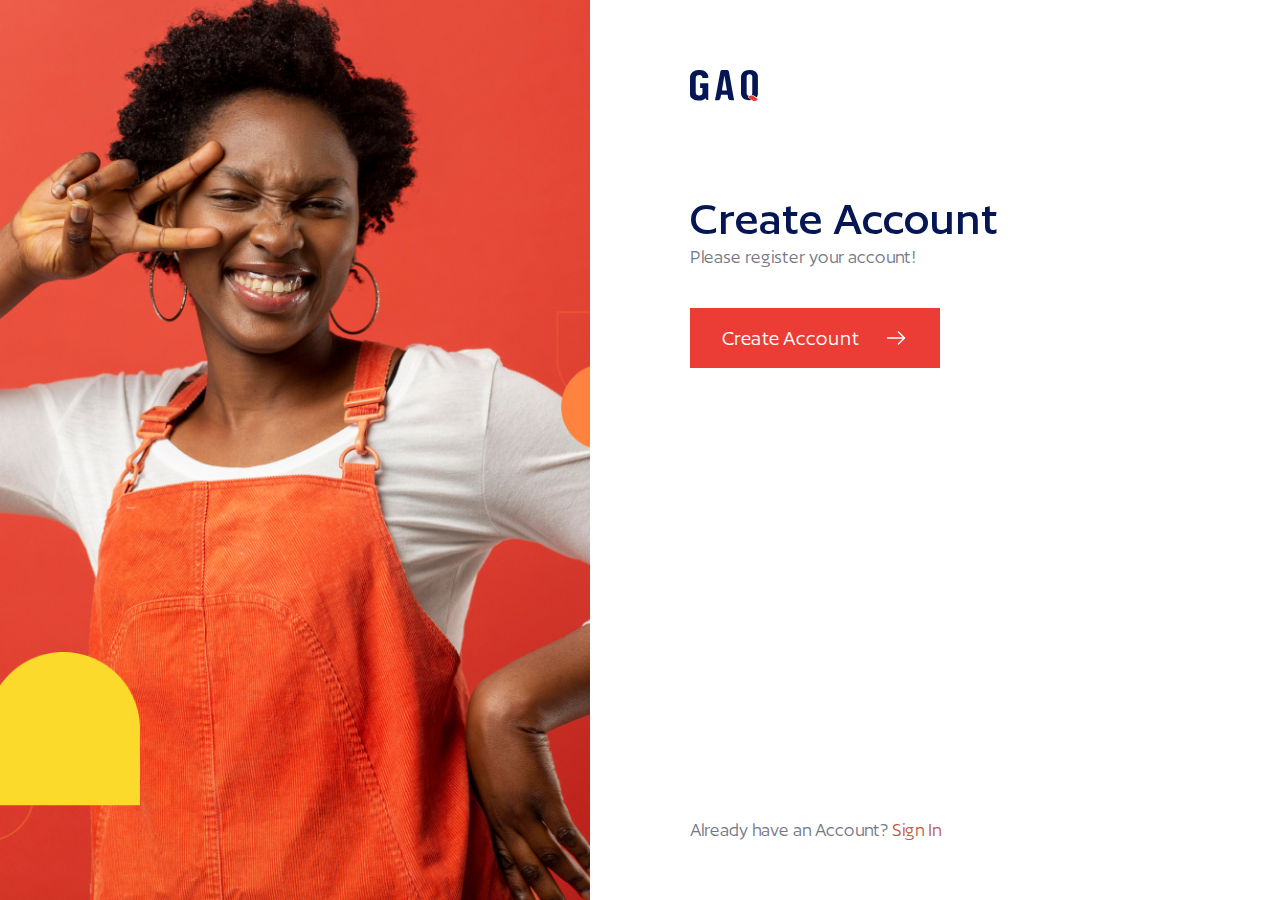
<file: index.html>
<!DOCTYPE html>
<html lang="en">
    <head>
    <meta charset="UTF-8">
    <meta http-equiv="X-UA-Compatible" content="IE=edge">
    <meta name="viewport" content="width=device-width, initial-scale=1.0">
    <link rel="stylesheet" href="css/style.min.css">
    <title>Form</title>
</head>
    <body  class="main__body">
        
        <!-- Header -->
        <header class="header">
            <div class="header__item image__item">
                
            </div>
            <div class="header__item info__item">
                <a href="#" class="logo"><img src="./img/svgicons/logo.svg" alt="logo"></a>
                <h3 class="section__title">Create Account</h3>
                <p class="section__text header__text">Please register your account!</p>
                <a href="form.html" class="btn header__btn">
                    Create Account
                    <svg width="24" height="24" viewBox="0 0 24 24" fill="none" xmlns="http://www.w3.org/2000/svg">
                        <path d="M14.43 18.8201C14.24 18.8201 14.05 18.7501 13.9 18.6001C13.61 18.3101 13.61 17.8301 13.9 17.5401L19.44 12.0001L13.9 6.46012C13.61 6.17012 13.61 5.69012 13.9 5.40012C14.19 5.11012 14.67 5.11012 14.96 5.40012L21.03 11.4701C21.32 11.7601 21.32 12.2401 21.03 12.5301L14.96 18.6001C14.81 18.7501 14.62 18.8201 14.43 18.8201Z" fill="white"/>
                        <path d="M20.33 12.75H3.5C3.09 12.75 2.75 12.41 2.75 12C2.75 11.59 3.09 11.25 3.5 11.25H20.33C20.74 11.25 21.08 11.59 21.08 12C21.08 12.41 20.74 12.75 20.33 12.75Z" fill="white"/>
                    </svg>                        
                </a>
                <div class="link">
                    Already have an Account?
                    <a href="#">Sign In</a>
                </div>
            </div>
        </header>

        <main>
        </main>
        
        
        <script src="js/app.min.js"></script>
    </body>
</html>
</file>
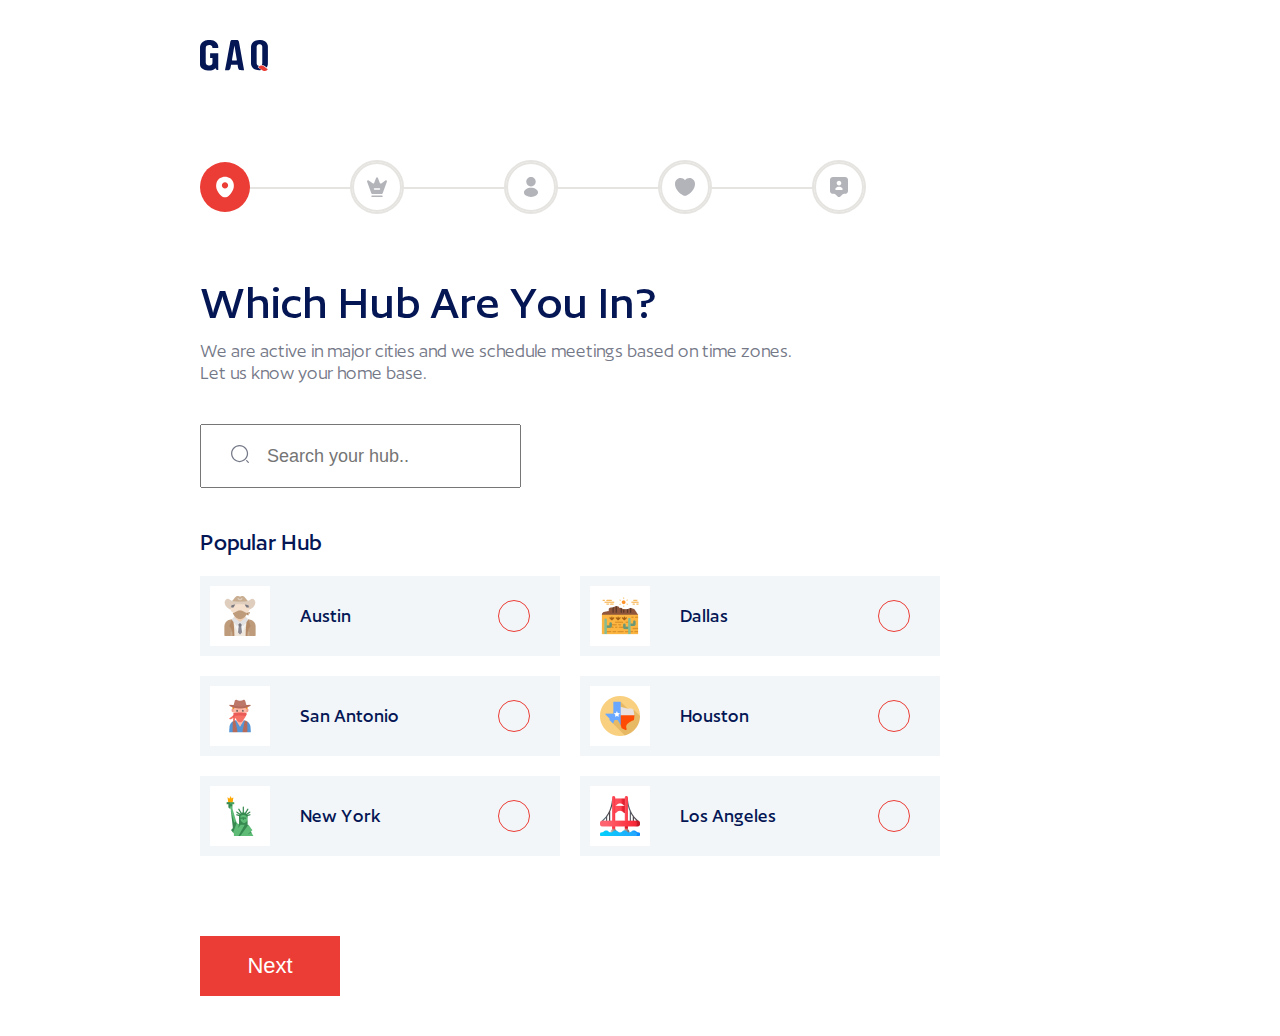
<file: form.html>
<!DOCTYPE html>
<html lang="en">
    <head>
    <meta charset="UTF-8">
    <meta http-equiv="X-UA-Compatible" content="IE=edge">
    <meta name="viewport" content="width=device-width, initial-scale=1.0">
    <link rel="stylesheet" href="css/style.min.css">
    <title>form</title>
</head>
    <body class="main__form">
        

        <main class="main__steps">
            <a href="index.html" class="logo"><img src="./img/svgicons/logo.svg" alt="logo"></a>

            <form action="#" class="steps__form">
                <div class="steps__numbers">
                    <div class="progress">
                        <div class="progress__success"></div>
                    </div>
                    <div class="step__number">
                        <svg width="50" height="50" viewBox="0 0 50 50" fill="none" xmlns="http://www.w3.org/2000/svg">
                            <rect width="50" height="50" rx="25" fill="none"/>
                            <path d="M33.62 21.45C32.57 16.83 28.54 14.75 25 14.75C25 14.75 25 14.75 24.99 14.75C21.46 14.75 17.42 16.82 16.37 21.44C15.2 26.6 18.36 30.97 21.22 33.72C22.28 34.74 23.64 35.25 25 35.25C26.36 35.25 27.72 34.74 28.77 33.72C31.63 30.97 34.79 26.61 33.62 21.45ZM25 26.46C23.26 26.46 21.85 25.05 21.85 23.31C21.85 21.57 23.26 20.16 25 20.16C26.74 20.16 28.15 21.57 28.15 23.31C28.15 25.05 26.74 26.46 25 26.46Z" fill="#B3B4BA"/>
                        </svg>
                            
                    </div>
                    <div class="step__number">
                        <svg width="50" height="50" viewBox="0 0 50 50" fill="none" xmlns="http://www.w3.org/2000/svg">
                            <rect x="1" y="1" width="48" height="48" rx="24" fill="none" stroke="#E5E4E1" stroke-width="2"/>
                            <path d="M30 35H20C19.59 35 19.25 34.66 19.25 34.25C19.25 33.84 19.59 33.5 20 33.5H30C30.41 33.5 30.75 33.84 30.75 34.25C30.75 34.66 30.41 35 30 35Z" fill="#B3B4BA"/>
                            <path d="M33.35 18.52L29.35 21.38C28.82 21.76 28.06 21.53 27.83 20.92L25.94 15.88C25.62 15.01 24.39 15.01 24.07 15.88L22.17 20.91C21.94 21.53 21.19 21.76 20.66 21.37L16.66 18.51C15.86 17.95 14.8 18.74 15.13 19.67L19.29 31.32C19.43 31.72 19.81 31.98 20.23 31.98H29.76C30.18 31.98 30.56 31.71 30.7 31.32L34.86 19.67C35.2 18.74 34.14 17.95 33.35 18.52ZM27.5 27.75H22.5C22.09 27.75 21.75 27.41 21.75 27C21.75 26.59 22.09 26.25 22.5 26.25H27.5C27.91 26.25 28.25 26.59 28.25 27C28.25 27.41 27.91 27.75 27.5 27.75Z" fill="#B3B4BA"/>
                        </svg>
                            
                    </div>
                    <div class="step__number">
                        <svg width="50" height="50" viewBox="0 0 50 50" fill="none" xmlns="http://www.w3.org/2000/svg">
                            <rect x="1" y="1" width="48" height="48" rx="24" fill="none" stroke="#E5E4E1" stroke-width="2"/>
                            <path d="M25 15C22.38 15 20.25 17.13 20.25 19.75C20.25 22.32 22.26 24.4 24.88 24.49C24.96 24.48 25.04 24.48 25.1 24.49C25.12 24.49 25.13 24.49 25.15 24.49C25.16 24.49 25.16 24.49 25.17 24.49C27.73 24.4 29.74 22.32 29.75 19.75C29.75 17.13 27.62 15 25 15Z" fill="#B3B4BA"/>
                            <path d="M30.08 27.15C27.29 25.29 22.74 25.29 19.93 27.15C18.66 28 17.96 29.15 17.96 30.38C17.96 31.61 18.66 32.75 19.92 33.59C21.32 34.53 23.16 35 25 35C26.84 35 28.68 34.53 30.08 33.59C31.34 32.74 32.04 31.6 32.04 30.36C32.03 29.13 31.34 27.99 30.08 27.15Z" fill="#B3B4BA"/>
                        </svg>    
                    </div>
                    <div class="step__number">
                        <svg width="50" height="50" viewBox="0 0 50 50" fill="none" xmlns="http://www.w3.org/2000/svg">
                            <rect x="1" y="1" width="48" height="48" rx="24" fill="none" stroke="#E5E4E1" stroke-width="2"/>
                            <path d="M29.44 16.1C27.63 16.1 26.01 16.98 25 18.33C23.99 16.98 22.37 16.1 20.56 16.1C17.49 16.1 15 18.6 15 21.69C15 22.88 15.19 23.98 15.52 25C17.1 30 21.97 32.99 24.38 33.81C24.72 33.93 25.28 33.93 25.62 33.81C28.03 32.99 32.9 30 34.48 25C34.81 23.98 35 22.88 35 21.69C35 18.6 32.51 16.1 29.44 16.1Z" fill="#B3B4BA"/>
                        </svg>
                    </div>
                    <div class="step__number">
                        <svg width="50" height="50" viewBox="0 0 50 50" fill="none" xmlns="http://www.w3.org/2000/svg">
                            <rect x="1" y="1" width="48" height="48" rx="24" fill="none" stroke="#E5E4E1" stroke-width="2"/>
                            <path d="M31 15H19C17.34 15 16 16.33 16 17.97V28.88C16 30.52 17.34 31.85 19 31.85H19.76C20.56 31.85 21.32 32.16 21.88 32.72L23.59 34.41C24.37 35.18 25.64 35.18 26.42 34.41L28.13 32.72C28.69 32.16 29.46 31.85 30.25 31.85H31C32.66 31.85 34 30.52 34 28.88V17.97C34 16.33 32.66 15 31 15ZM25 18.75C26.29 18.75 27.33 19.79 27.33 21.08C27.33 22.37 26.29 23.41 25 23.41C23.71 23.41 22.67 22.36 22.67 21.08C22.67 19.79 23.71 18.75 25 18.75ZM27.68 28.06H22.32C21.51 28.06 21.04 27.16 21.49 26.49C22.17 25.48 23.49 24.8 25 24.8C26.51 24.8 27.83 25.48 28.51 26.49C28.96 27.16 28.48 28.06 27.68 28.06Z" fill="#B3B4BA"/>
                        </svg>
                    </div>
                </div>

                <div class="steps">
<!-- step one -->
                    <div class="form__step">
                        <div class="section__title">Which Hub Are You In?</div>
                        <div class="section__text form__step-text">
                            We are active in major cities and we schedule meetings based on time zones. Let us know your home base.
                        </div>

                        <div class="form__input search__input">
                            <input type="text" class="input" placeholder="Search your hub..">
                            <div class="input__img">
                                <svg width="20" height="20" viewBox="0 0 20 20" fill="none" xmlns="http://www.w3.org/2000/svg">
                                    <path d="M9.58329 18.125C4.87496 18.125 1.04163 14.2916 1.04163 9.58329C1.04163 4.87496 4.87496 1.04163 9.58329 1.04163C14.2916 1.04163 18.125 4.87496 18.125 9.58329C18.125 14.2916 14.2916 18.125 9.58329 18.125ZM9.58329 2.29163C5.55829 2.29163 2.29163 5.56663 2.29163 9.58329C2.29163 13.6 5.55829 16.875 9.58329 16.875C13.6083 16.875 16.875 13.6 16.875 9.58329C16.875 5.56663 13.6083 2.29163 9.58329 2.29163Z" fill="#747887"/>
                                    <path d="M18.3333 18.9583C18.175 18.9583 18.0166 18.9 17.8916 18.775L16.225 17.1083C15.9833 16.8666 15.9833 16.4666 16.225 16.225C16.4666 15.9833 16.8666 15.9833 17.1083 16.225L18.775 17.8916C19.0166 18.1333 19.0166 18.5333 18.775 18.775C18.65 18.9 18.4916 18.9583 18.3333 18.9583Z" fill="#747887"/>
                                </svg>                                    
                            </div>
                        </div>
                        <div class="form__item">
                            <div class="form__item-title">Popular Hub</div>

                            <div class="radio__buttons">
                                <label class="radio__item">
                                    <input type="radio" class="radio__input" name="radio">
                                    <div class="fake"></div>
                                    <div class="img">
                                        <img src="./img/radio-1.png" alt="img">
                                    </div>
                                    <div class="text">Austin</div>

                                    <div class="border"></div>
                                </label>
                                <label class="radio__item">
                                    <input type="radio" class="radio__input" name="radio">
                                    <div class="fake"></div>
                                    <div class="img">
                                        <img src="./img/radio-2.png" alt="img">
                                    </div>
                                    <div class="text">Dallas</div>

                                    <div class="border"></div>
                                </label>
                                <label class="radio__item">
                                    <input type="radio" class="radio__input" name="radio">
                                    <div class="fake"></div>
                                    <div class="img">
                                        <img src="./img/radio-3.png" alt="img">
                                    </div>
                                    <div class="text">San Antonio</div>

                                    <div class="border"></div>
                                </label>
                                <label class="radio__item">
                                    <input type="radio" class="radio__input" name="radio">
                                    <div class="fake"></div>
                                    <div class="img">
                                        <img src="./img/radio-4.png" alt="img">
                                    </div>
                                    <div class="text">Houston</div>

                                    <div class="border"></div>
                                </label>
                                <label class="radio__item">
                                    <input type="radio" class="radio__input" name="radio">
                                    <div class="fake"></div>
                                    <div class="img">
                                        <img src="./img/radio-5.png" alt="img">
                                    </div>
                                    <div class="text">New York </div>

                                    <div class="border"></div>
                                </label>
                                <label class="radio__item">
                                    <input type="radio" class="radio__input" name="radio">
                                    <div class="fake"></div>
                                    <div class="img">
                                        <img src="./img/radio-6.png" alt="img">
                                    </div>
                                    <div class="text">Los Angeles</div>

                                    <div class="border"></div>
                                </label>
                            </div>
                        </div>
                        <div class="form__decor"><img src="./img/decor.png" alt="decor"></div>
                    </div>
<!-- step two -->
                    <div class="form__step">
                        <div class="section__title">What Are Your Objectives?</div>
                        <div class="section__text form__step-text">
                            Select up to 3 objectives. These will be kept private from other users but help us find relevant matches.
                        </div>
                        <div class="form__item">
                            <div class="form__item-title">Select Objectives</div>

                            <div class="checkboxes">
                                <label class="checkbox__item">
                                    <input type="checkbox" class="checkbox__input" name="radio">
                                    
                                    
                                    <div class="img">
                                        <img src="./img/checkbox-1.png" alt="img">
                                    </div>
                                    <div class="text">Brainstorm with peers</div>
                                    <div class="fake"></div>
                                    <div class="border"></div>
                                </label>
                                <label class="checkbox__item">
                                    <input type="checkbox" class="checkbox__input" name="radio">
                                    
                                    
                                    <div class="img">
                                        <img src="./img/checkbox-2.png" alt="img">
                                    </div>
                                    <div class="text">Grow your team</div>
                                    <div class="fake"></div>
                                    <div class="border"></div>
                                </label>
                                <label class="checkbox__item">
                                    <input type="checkbox" class="checkbox__input" name="radio">
                                    
                                    
                                    <div class="img">
                                        <img src="./img/checkbox-3.png" alt="img">
                                    </div>
                                    <div class="text">Start a company</div>
                                    <div class="fake"></div>
                                    <div class="border"></div>
                                </label>
                                <label class="checkbox__item">
                                    <input type="checkbox" class="checkbox__input" name="radio">
                                    
                                    
                                    <div class="img">
                                        <img src="./img/checkbox-4.png" alt="img">
                                    </div>
                                    <div class="text">Explore other companies</div>
                                    <div class="fake"></div>
                                    <div class="border"></div>
                                </label>
                                <label class="checkbox__item">
                                    <input type="checkbox" class="checkbox__input" name="radio">
                                    
                                    
                                    <div class="img">
                                        <img src="./img/checkbox-5.png" alt="img">
                                    </div>
                                    <div class="text">Business development</div>
                                    <div class="fake"></div>
                                    <div class="border"></div>
                                </label>
                                <label class="checkbox__item">
                                    <input type="checkbox" class="checkbox__input" name="radio">
                                    
                                    
                                    <div class="img">
                                        <img src="./img/checkbox-6.png" alt="img">
                                    </div>
                                    <div class="text">Invest</div>
                                    <div class="fake"></div>
                                    <div class="border"></div>
                                </label>
                                <label class="checkbox__item">
                                    <input type="checkbox" class="checkbox__input" name="radio">
                                    
                                    
                                    <div class="img">
                                        <img src="./img/checkbox-7.png" alt="img">
                                    </div>
                                    <div class="text">Explore new projects</div>
                                    <div class="fake"></div>
                                    <div class="border"></div>
                                </label>
                                <label class="checkbox__item">
                                    <input type="checkbox" class="checkbox__input" name="radio">
                                    
                                    
                                    <div class="img">
                                        <img src="./img/checkbox-8.png" alt="img">
                                    </div>
                                    <div class="text">Mentor others</div>
                                    <div class="fake"></div>
                                    <div class="border"></div>
                                </label>
                                <label class="checkbox__item">
                                    <input type="checkbox" class="checkbox__input" name="radio">
                                    
                                    
                                    <div class="img">
                                        <img src="./img/checkbox-9.png" alt="img">
                                    </div>
                                    <div class="text">Organize events</div>
                                    <div class="fake"></div>
                                    <div class="border"></div>
                                </label>
                                <label class="checkbox__item">
                                    <input type="checkbox" class="checkbox__input" name="radio">
                                    
                                    
                                    <div class="img">
                                        <img src="./img/checkbox-10.png" alt="img">
                                    </div>
                                    <div class="text">Raise funding</div>
                                    <div class="fake"></div>
                                    <div class="border"></div>
                                </label>
                                <label class="checkbox__item">
                                    <input type="checkbox" class="checkbox__input" name="radio">
                                    
                                    
                                    <div class="img">
                                        <img src="./img/checkbox-11.png" alt="img">
                                    </div>
                                    <div class="text">Find a cofounder</div>
                                    <div class="fake"></div>
                                    <div class="border"></div>
                                </label>
                                <label class="checkbox__item">
                                    <input type="checkbox" class="checkbox__input" name="radio">
                                    
                                    
                                    <div class="img">
                                        <img src="./img/checkbox-12.png" alt="img">
                                    </div>
                                    <div class="text">Meet intresting people</div>
                                    <div class="fake"></div>
                                    <div class="border"></div>
                                </label>
                            </div>


                        </div>
                    </div>

<!-- step three -->
                    <div class="form__step">
                        <div class="section__title">Fill Your Profile</div>
                        <div class="section__text form__step-text">
                            This basic information will be shown to your matches every week. Tell us what you would like to show!
                        </div>

                        <div class="file__uploader">
                            <div class="file__uploader-item">
                                <label class="file__label">
                                    <input type="file" class="file__input">
                                    <div class="file__item-img">
                                        <svg width="50" height="50" viewBox="0 0 50 50" fill="none" xmlns="http://www.w3.org/2000/svg">
                                            <path d="M17.5002 20.95C20.7863 20.95 23.4502 18.2861 23.4502 15C23.4502 11.7139 20.7863 9.04999 17.5002 9.04999C14.2141 9.04999 11.5502 11.7139 11.5502 15C11.5502 18.2861 14.2141 20.95 17.5002 20.95Z" fill="#051655"/>
                                            <path d="M35.4751 0H14.5251C5.42512 0 0.00012207 5.425 0.00012207 14.525V35.475C0.00012207 38.2 0.475122 40.575 1.40012 42.575C3.55012 47.325 8.15012 50 14.5251 50H35.4751C44.5751 50 50.0001 44.575 50.0001 35.475V29.75V14.525C50.0001 5.425 44.5751 0 35.4751 0ZM45.9251 26.25C43.9751 24.575 40.8251 24.575 38.8751 26.25L28.4751 35.175C26.5251 36.85 23.3751 36.85 21.4251 35.175L20.5751 34.475C18.8001 32.925 15.9751 32.775 13.9751 34.125L4.62512 40.4C4.07512 39 3.75012 37.375 3.75012 35.475V14.525C3.75012 7.475 7.47512 3.75 14.5251 3.75H35.4751C42.5251 3.75 46.2501 7.475 46.2501 14.525V26.525L45.9251 26.25Z" fill="#051655"/>
                                        </svg>            
                                    </div>
                                    <div class="file__item-text">Upload Your Photo</div>
                                </label>
                            </div>

                            <div class="file__uploader-item">

                                <div class="form__item form__item-title">Other Profile</div>

                                <div class="form__input profile__input">
                                    <input type="text" class="input" placeholder="LinkedIn URL">
                                    <div class="input__img">
                                        <svg width="20" height="20" viewBox="0 0 20 20" fill="none" xmlns="http://www.w3.org/2000/svg">
                                            <g clip-path="url(#clip0_0_237)">
                                            <path d="M5.78341 4.16668C5.78319 4.6087 5.60738 5.03254 5.29466 5.34494C4.98195 5.65735 4.55793 5.83273 4.11591 5.83251C3.67388 5.83229 3.25004 5.65648 2.93764 5.34377C2.62524 5.03105 2.44985 4.60704 2.45007 4.16501C2.45029 3.72298 2.6261 3.29915 2.93882 2.98674C3.25153 2.67434 3.67555 2.49896 4.11757 2.49918C4.5596 2.4994 4.98344 2.6752 5.29584 2.98792C5.60825 3.30064 5.78363 3.72465 5.78341 4.16668ZM5.83341 7.06668H2.50007V17.5H5.83341V7.06668ZM11.1001 7.06668H7.78341V17.5H11.0667V12.025C11.0667 8.97501 15.0417 8.69168 15.0417 12.025V17.5H18.3334V10.8917C18.3334 5.75001 12.4501 5.94168 11.0667 8.46668L11.1001 7.06668Z" fill="#747887"/>
                                            </g>
                                            <defs>
                                            <clipPath id="clip0_0_237">
                                            <rect width="20" height="20" fill="white"/>
                                            </clipPath>
                                            </defs>
                                        </svg>                                                                               
                                    </div>
                                </div>

                                <div class="form__input profile__input">
                                    <input type="text" class="input" placeholder="Twitter URL">
                                    <div class="input__img">
                                        <svg width="20" height="20" viewBox="0 0 20 20" fill="none" xmlns="http://www.w3.org/2000/svg">
                                            <g clip-path="url(#clip0_0_241)">
                                            <path d="M18.4683 4.71333C17.8321 4.99474 17.1574 5.17956 16.4666 5.26167C17.1947 4.82619 17.7397 4.14085 17.9999 3.33333C17.3166 3.74 16.5674 4.025 15.7866 4.17917C15.2621 3.61798 14.5669 3.2458 13.809 3.12049C13.0512 2.99517 12.2732 3.12374 11.596 3.48621C10.9187 3.84868 10.3802 4.42474 10.0642 5.12483C9.74812 5.82492 9.67221 6.60982 9.84825 7.3575C8.46251 7.28805 7.10686 6.92794 5.86933 6.30055C4.63179 5.67317 3.54003 4.79254 2.66492 3.71583C2.35516 4.24788 2.19238 4.85269 2.19326 5.46833C2.19326 6.67667 2.80826 7.74417 3.74326 8.36917C3.18993 8.35175 2.64878 8.20232 2.16492 7.93333V7.97667C2.16509 8.78142 2.44356 9.56135 2.95313 10.1842C3.46269 10.8071 4.17199 11.2346 4.96075 11.3942C4.4471 11.5334 3.90851 11.5539 3.38576 11.4542C3.60814 12.1469 4.04159 12.7527 4.62541 13.1868C5.20924 13.6209 5.9142 13.8615 6.64159 13.875C5.91866 14.4428 5.0909 14.8625 4.20566 15.1101C3.32041 15.3578 2.39503 15.4285 1.48242 15.3183C3.0755 16.3429 4.93 16.8868 6.82409 16.885C13.2349 16.885 16.7408 11.5742 16.7408 6.96833C16.7408 6.81833 16.7366 6.66667 16.7299 6.51833C17.4123 6.02514 18.0013 5.41418 18.4691 4.71417L18.4683 4.71333Z" fill="#747887"/>
                                            </g>
                                            <defs>
                                            <clipPath id="clip0_0_241">
                                            <rect width="20" height="20" fill="white"/>
                                            </clipPath>
                                            </defs>
                                        </svg>                                                                               
                                    </div>
                                </div>

                            </div>

                        </div>

                    </div>

<!-- step four -->
                    <div class="form__step">
                        <div class="section__title">What Are You Interested In?</div>
                        <div class="section__text form__step-text">
                            Select from the list and add your own interests. 
                        </div>
                        <div class="form__input search__input">
                            <input type="text" class="input" placeholder="Add Your Interest">
                            <div class="input__img">
                                <svg width="20" height="20" viewBox="0 0 20 20" fill="none" xmlns="http://www.w3.org/2000/svg">
                                    <path d="M9.58329 18.125C4.87496 18.125 1.04163 14.2916 1.04163 9.58329C1.04163 4.87496 4.87496 1.04163 9.58329 1.04163C14.2916 1.04163 18.125 4.87496 18.125 9.58329C18.125 14.2916 14.2916 18.125 9.58329 18.125ZM9.58329 2.29163C5.55829 2.29163 2.29163 5.56663 2.29163 9.58329C2.29163 13.6 5.55829 16.875 9.58329 16.875C13.6083 16.875 16.875 13.6 16.875 9.58329C16.875 5.56663 13.6083 2.29163 9.58329 2.29163Z" fill="#747887"/>
                                    <path d="M18.3333 18.9583C18.175 18.9583 18.0166 18.9 17.8916 18.775L16.225 17.1083C15.9833 16.8666 15.9833 16.4666 16.225 16.225C16.4666 15.9833 16.8666 15.9833 17.1083 16.225L18.775 17.8916C19.0166 18.1333 19.0166 18.5333 18.775 18.775C18.65 18.9 18.4916 18.9583 18.3333 18.9583Z" fill="#747887"/>
                                </svg>                                    
                            </div>
                        </div>

                        <div class="form__item">
                            <div class="form__item-title">Business</div>

                            <div class="interests">
                                <label class="interest__item">
                                    <input type="checkbox" class="interest__checkbox">
                                    <div class="interest__text">Enterpreneurship</div>
                                    <div class="interest__border"></div>
                                </label>
                                <label class="interest__item">
                                    <input type="checkbox" class="interest__checkbox">
                                    <div class="interest__text">Marketing</div>
                                    <div class="interest__border"></div>
                                </label>
                                <label class="interest__item">
                                    <input type="checkbox" class="interest__checkbox">
                                    <div class="interest__text">Sales</div>
                                    <div class="interest__border"></div>
                                </label>
                                <label class="interest__item">
                                    <input type="checkbox" class="interest__checkbox">
                                    <div class="interest__text">Consulting</div>
                                    <div class="interest__border"></div>
                                </label>
                                <label class="interest__item">
                                    <input type="checkbox" class="interest__checkbox">
                                    <div class="interest__text">E-commerce</div>
                                    <div class="interest__border"></div>
                                </label>
                                <label class="interest__item">
                                    <input type="checkbox" class="interest__checkbox">
                                    <div class="interest__text">Retail</div>
                                    <div class="interest__border"></div>
                                </label>
                                <label class="interest__item">
                                    <input type="checkbox" class="interest__checkbox">
                                    <div class="interest__text">Real Estate</div>
                                    <div class="interest__border"></div>
                                </label>
                            </div>

                            <div class="form__item-title">Investing & Finance</div>

                            <div class="interests">
                                <label class="interest__item">
                                    <input type="checkbox" class="interest__checkbox">
                                    <div class="interest__text">Angle Investing</div>
                                    <div class="interest__border"></div>
                                </label>
                                <label class="interest__item">
                                    <input type="checkbox" class="interest__checkbox">
                                    <div class="interest__text">Crypto</div>
                                    <div class="interest__border"></div>
                                </label>
                                <label class="interest__item">
                                    <input type="checkbox" class="interest__checkbox">
                                    <div class="interest__text">Quant Finance</div>
                                    <div class="interest__border"></div>
                                </label>
                                <label class="interest__item">
                                    <input type="checkbox" class="interest__checkbox">
                                    <div class="interest__text">Venture Capital</div>
                                    <div class="interest__border"></div>
                                </label>
                                <label class="interest__item">
                                    <input type="checkbox" class="interest__checkbox">
                                    <div class="interest__text">Investment Banking</div>
                                    <div class="interest__border"></div>
                                </label>
                                <label class="interest__item">
                                    <input type="checkbox" class="interest__checkbox">
                                    <div class="interest__text">Economics</div>
                                    <div class="interest__border"></div>
                                </label>
                            </div>

                            <div class="form__item-title">Lifestyle</div>

                            <div class="interests">
                                <label class="interest__item">
                                    <input type="checkbox" class="interest__checkbox">
                                    <div class="interest__text">Travel</div>
                                    <div class="interest__border"></div>
                                </label>
                                <label class="interest__item">
                                    <input type="checkbox" class="interest__checkbox">
                                    <div class="interest__text">Fitness</div>
                                    <div class="interest__border"></div>
                                </label>
                                <label class="interest__item">
                                    <input type="checkbox" class="interest__checkbox">
                                    <div class="interest__text">Food</div>
                                    <div class="interest__border"></div>
                                </label>
                                <label class="interest__item">
                                    <input type="checkbox" class="interest__checkbox">
                                    <div class="interest__text">Gaming</div>
                                    <div class="interest__border"></div>
                                </label>
                                <label class="interest__item">
                                    <input type="checkbox" class="interest__checkbox">
                                    <div class="interest__text">Writing</div>
                                    <div class="interest__border"></div>
                                </label>
                                <label class="interest__item">
                                    <input type="checkbox" class="interest__checkbox">
                                    <div class="interest__text">Reading</div>
                                    <div class="interest__border"></div>
                                </label>
                                <label class="interest__item">
                                    <input type="checkbox" class="interest__checkbox">
                                    <div class="interest__text">Dinner Parties</div>
                                    <div class="interest__border"></div>
                                </label>
                                <label class="interest__item">
                                    <input type="checkbox" class="interest__checkbox">
                                    <div class="interest__text">Poker</div>
                                    <div class="interest__border"></div>
                                </label>
                                <label class="interest__item">
                                    <input type="checkbox" class="interest__checkbox">
                                    <div class="interest__text">Chess</div>
                                    <div class="interest__border"></div>
                                </label>
                                <label class="interest__item">
                                    <input type="checkbox" class="interest__checkbox">
                                    <div class="interest__text">Cooking</div>
                                    <div class="interest__border"></div>
                                </label>
                                <label class="interest__item">
                                    <input type="checkbox" class="interest__checkbox">
                                    <div class="interest__text">Wellness</div>
                                    <div class="interest__border"></div>
                                </label>
                                <label class="interest__item">
                                    <input type="checkbox" class="interest__checkbox">
                                    <div class="interest__text">Parenting</div>
                                    <div class="interest__border"></div>
                                </label>
                            </div>
                        </div>

                    </div>
<!-- step five -->
                    <div class="form__step">
                        <div class="section__title">Tell Us About Your Self</div>
                        <div class="section__text form__step-text">
                            Select from the list and add your own interests. 
                        </div>
                        <div class="form__input-container">
                            <div class="form__input about__input">
                                <input type="text" class="input" placeholder="First Name">
                                <div class="input__img">
                                    <svg width="20" height="20" viewBox="0 0 20 20" fill="none" xmlns="http://www.w3.org/2000/svg">
                                        <path d="M10 10.6251C7.35834 10.6251 5.20834 8.47508 5.20834 5.83341C5.20834 3.19175 7.35834 1.04175 10 1.04175C12.6417 1.04175 14.7917 3.19175 14.7917 5.83341C14.7917 8.47508 12.6417 10.6251 10 10.6251ZM10 2.29175C8.05001 2.29175 6.45834 3.88341 6.45834 5.83341C6.45834 7.78341 8.05001 9.37508 10 9.37508C11.95 9.37508 13.5417 7.78341 13.5417 5.83341C13.5417 3.88341 11.95 2.29175 10 2.29175Z" fill="#747887"/>
                                        <path d="M17.1585 18.9583C16.8168 18.9583 16.5335 18.675 16.5335 18.3333C16.5335 15.4583 13.6001 13.125 10.0001 13.125C6.40013 13.125 3.4668 15.4583 3.4668 18.3333C3.4668 18.675 3.18346 18.9583 2.8418 18.9583C2.50013 18.9583 2.2168 18.675 2.2168 18.3333C2.2168 14.775 5.70846 11.875 10.0001 11.875C14.2918 11.875 17.7835 14.775 17.7835 18.3333C17.7835 18.675 17.5001 18.9583 17.1585 18.9583Z" fill="#747887"/>
                                    </svg>                                            
                                </div>
                            </div>
                            <div class="form__input about__input">
                                <input type="text" class="input" placeholder="Last Name">
                                <div class="input__img">
                                    <svg width="20" height="20" viewBox="0 0 20 20" fill="none" xmlns="http://www.w3.org/2000/svg">
                                        <path d="M10 10.6251C7.35834 10.6251 5.20834 8.47508 5.20834 5.83341C5.20834 3.19175 7.35834 1.04175 10 1.04175C12.6417 1.04175 14.7917 3.19175 14.7917 5.83341C14.7917 8.47508 12.6417 10.6251 10 10.6251ZM10 2.29175C8.05001 2.29175 6.45834 3.88341 6.45834 5.83341C6.45834 7.78341 8.05001 9.37508 10 9.37508C11.95 9.37508 13.5417 7.78341 13.5417 5.83341C13.5417 3.88341 11.95 2.29175 10 2.29175Z" fill="#747887"/>
                                        <path d="M17.1585 18.9583C16.8168 18.9583 16.5335 18.675 16.5335 18.3333C16.5335 15.4583 13.6001 13.125 10.0001 13.125C6.40013 13.125 3.4668 15.4583 3.4668 18.3333C3.4668 18.675 3.18346 18.9583 2.8418 18.9583C2.50013 18.9583 2.2168 18.675 2.2168 18.3333C2.2168 14.775 5.70846 11.875 10.0001 11.875C14.2918 11.875 17.7835 14.775 17.7835 18.3333C17.7835 18.675 17.5001 18.9583 17.1585 18.9583Z" fill="#747887"/>
                                    </svg>                                                        
                                </div>
                            </div>
                        </div>

                        <div class="form__input about__input-self">
                            <textarea class="textarea-input" placeholder="About Your Self"></textarea>
                        </div>
                    </div>
                </div>
                <div class="step__buttons">
                    <button class="btn prev__step">Prev</button>
                    <button class="btn next__step">Next</button>
                </div>
            </form>

            <div class="finish">
                <div class="finish__logo"><img src="./img/google.png" alt="img"></div>
                <div class="finish__title">Finish Your Registration</div>
                <div class="finish__text">Lorem ipsum dolor sit amet, consectetur adipiscing elit, sed do eiusmod tempor incididunt ut labore et dolore magna aliqua.</div>
                <div class="finish__subtitle">Why Connect My Google Account?</div>
                <div class="finish__text">Your contact and calendar data helps us schedule meetings and ensure that your matches are relevant (not matching you with people you already know, for instance).</div>
                <div class="finish__text">We’re serious about your privacy and will never share your private data with other users or third parties without your consent.</div>
                <a href="index.html" class="btn finish__btn">
                    <svg width="24" height="24" viewBox="0 0 24 24" fill="none" xmlns="http://www.w3.org/2000/svg">
                        <path d="M3.064 7.51C3.89601 5.85324 5.17237 4.46051 6.75043 3.48747C8.32849 2.51443 10.1461 1.99942 12 2C14.695 2 16.959 2.99 18.69 4.605L15.823 7.473C14.786 6.482 13.468 5.977 12 5.977C9.395 5.977 7.19 7.737 6.405 10.1C6.205 10.7 6.091 11.34 6.091 12C6.091 12.66 6.205 13.3 6.405 13.9C7.191 16.264 9.395 18.023 12 18.023C13.345 18.023 14.49 17.668 15.386 17.068C15.9054 16.726 16.3501 16.2822 16.6932 15.7635C17.0363 15.2448 17.2706 14.6619 17.382 14.05H12V10.182H21.418C21.536 10.836 21.6 11.518 21.6 12.227C21.6 15.273 20.51 17.837 18.618 19.577C16.964 21.105 14.7 22 12 22C10.6866 22.0005 9.38604 21.7422 8.17254 21.2399C6.95905 20.7375 5.85645 20.0009 4.92776 19.0722C3.99907 18.1436 3.2625 17.041 2.76013 15.8275C2.25777 14.614 1.99948 13.3134 2 12C2 10.386 2.386 8.86 3.064 7.51Z" fill="white"/>
                    </svg>
                        
                    Finish Sign Up With Google
                </a>
            </div>

        </main>
        <!-- <img src="img/WIN.jpg" alt=""> -->
        
        <script src="js/app.min.js"></script>
    </body>
</html>
</file>
<file: css/style.min.css>
@font-face{font-family:author;font-display:swap;src:url(../fonts/Author-Regular.woff2) format("woff2"),url(../fonts/Author-Regular.woff) format("woff");font-weight:400;font-style:normal}@font-face{font-family:author;font-display:swap;src:url(../fonts/Author-Medium.woff2) format("woff2"),url(../fonts/Author-Medium.woff) format("woff");font-weight:500;font-style:normal}a,abbr,acronym,address,applet,article,aside,audio,b,big,blockquote,body,canvas,caption,center,cite,code,dd,del,details,dfn,div,dl,dt,em,embed,fieldset,figcaption,figure,footer,form,h1,h2,h3,h4,h5,h6,header,hgroup,html,i,iframe,img,ins,kbd,label,legend,li,mark,menu,nav,object,ol,output,p,pre,q,ruby,s,samp,section,small,span,strike,strong,sub,summary,sup,table,tbody,td,tfoot,th,thead,time,tr,tt,u,ul,var,video{margin:0;padding:0;border:0;font-size:100%;font:inherit;vertical-align:baseline}:focus{outline:0}article,aside,details,figcaption,figure,footer,header,hgroup,menu,nav,section{display:block}body{line-height:1}ol,ul{list-style:none}blockquote,q{quotes:none}blockquote:after,blockquote:before,q:after,q:before{content:"";content:none}table{border-collapse:collapse;border-spacing:0}input[type=search]::-webkit-search-cancel-button,input[type=search]::-webkit-search-decoration,input[type=search]::-webkit-search-results-button,input[type=search]::-webkit-search-results-decoration{-webkit-appearance:none;-moz-appearance:none}input[type=search]{-webkit-appearance:none;-moz-appearance:none;-webkit-box-sizing:content-box;-moz-box-sizing:content-box;box-sizing:content-box}textarea{overflow:auto;vertical-align:top;resize:vertical}audio,canvas,video{display:inline-block;max-width:100%}audio:not([controls]){display:none;height:0}[hidden]{display:none}html{font-size:100%;-webkit-text-size-adjust:100%;-ms-text-size-adjust:100%}a:focus{outline:thin dotted}a:active,a:hover{outline:0}img{border:0;-ms-interpolation-mode:bicubic}figure{margin:0}form{margin:0}fieldset{border:1px solid silver;margin:0 2px;padding:.35em .625em .75em}legend{border:0;padding:0;white-space:normal}button,input,select,textarea{font-size:100%;margin:0;vertical-align:baseline}button,input{line-height:normal}button,select{text-transform:none}button,html input[type=button],input[type=reset],input[type=submit]{-webkit-appearance:button;cursor:pointer}button[disabled],html input[disabled]{cursor:default}input[type=checkbox],input[type=radio]{box-sizing:border-box;padding:0}input[type=search]{-webkit-appearance:textfield;-moz-box-sizing:content-box;-webkit-box-sizing:content-box;box-sizing:content-box}input[type=search]::-webkit-search-cancel-button,input[type=search]::-webkit-search-decoration{-webkit-appearance:none}button::-moz-focus-inner,input::-moz-focus-inner{border:0;padding:0}textarea{overflow:auto;vertical-align:top}table{border-collapse:collapse;border-spacing:0}button,html,input,select,textarea{color:#222}::-moz-selection{background:#b3d4fc;text-shadow:none}::selection{background:#b3d4fc;text-shadow:none}img{vertical-align:middle}fieldset{border:0;margin:0;padding:0}textarea{resize:vertical}.chromeframe{margin:.2em 0;background:#ccc;color:#000;padding:.2em 0}.container{max-width:1140px;width:100%;margin:0 auto;padding:0 2px}@media (max-width:1339.98px){.container{max-width:1100px}}@media (max-width:991.98px){.container{max-width:970px}}@media (max-width:767.98px){.container{max-width:750px}}@media (max-width:479.98px){.container{max-width:none}}body{box-sizing:border-box;font-family:Author,sans-serif;font-weight:400;font-size:20px;color:#747887}body.locked{overflow:hidden}a{text-decoration:none;color:#fff}@keyframes fade{0%{opacity:0}100%{opacity:1}}.section__title{font-style:normal;font-weight:494;font-size:50px;line-height:56px;color:#051655}.section__text{font-style:normal;font-weight:375;font-size:20px;line-height:22px;color:#747887;max-width:600px}.btn{display:inline-flex;align-items:center;justify-content:center;gap:25px;background-color:#eb3d35;font-weight:400;font-size:22px;line-height:24px;width:140px;height:60px;border:none}.btn:hover{background-color:#af2c25;transition:.3s background-color ease}.header{display:flex;height:100vh;width:100%;overflow:hidden}.header__item{flex:0 1 50%}.header__item.image__item{background:url(../img/header__bg.jpg) center/cover no-repeat}.header__item.info__item{padding:70px 0 60px 100px;display:flex;flex-direction:column}.header__text{margin-bottom:40px}.header__btn{width:250px}.header__btn:active{gap:27px;transition:.3s gap ease}.logo{display:flex;padding-bottom:89px}.link{margin-top:auto}.link a{color:#c35b48}@media (max-width:768px){.header__item{flex:1 1 50%}.header__item.image__item{display:none}.header__item.info__item{padding:70px 20px 60px clamp(.625rem,-3.393rem + 20.09vw,6.25rem);display:flex;flex-direction:column}}.main__steps{padding:40px 100px 40px 200px}.progress{position:absolute;top:50%;left:0;right:0;height:2px;background:#e5e4e1;z-index:-1}.progress__success{position:absolute;left:0;top:0;height:2px;background:#eb3d35;transition:1s all ease}.steps__numbers{display:flex;align-items:center;position:relative;max-width:650px;margin-bottom:60px}.form__step-text{margin-top:10px;margin-bottom:40px}.step__buttons{margin-top:80px;gap:20px;display:flex}.prev__step{background:#fff}.prev__step:hover{background:#3131cd;color:#fff}.next__step{color:#fff}.step__number{display:flex;justify-content:center;align-items:center;border-radius:100%;width:50px;height:50px;border:2px solid #e5e4e1;margin-right:100px;flex-shrink:0;background:#fff}.step__number.active__number{background:#eb3d35;border:transparent;transition:1s all ease}.step__number.active__number path{fill:#fff;transition:1s all ease}.step__buttons{margin-top:80px;gap:20px;display:flex}.form__step{display:none;position:relative}.form__step.active{display:block}.form__input{display:flex;position:relative;align-items:center}.form__input.search__input{margin:40px 0}.form__item-title{font-weight:494;font-size:25px;line-height:28px;color:#051655;margin-bottom:20px}.form__decor{position:absolute;left:1122px}.input{padding:20px 20px 20px 65px;font-weight:375;font-size:18px;line-height:20px;color:#747887;outline:0}.input:focus{outline:1px solid #eb3d35}.input__img{position:absolute;left:30px}@media (max-width:1530px){.form__decor{display:none}}@media (max-width:992px){.step__number{margin-right:clamp(.125rem,-2.792rem + 14.58vw,6.25rem)}.main__steps{padding:40px clamp(2.5rem,.119rem + 11.9vw,7.5rem) 40px clamp(1.25rem,-4.107rem + 26.79vw,12.5rem)}}.radio__buttons{display:flex;flex-wrap:wrap;gap:20px;max-width:1180px}.radio__item{display:flex;max-width:360px;width:100%;padding:10px;background:#f3f6f9;align-items:center;position:relative;box-sizing:border-box}.radio__item .fake{width:30px;height:30px;border-radius:100%;border:1px solid #eb3d35;position:absolute;right:30px}.radio__item .fake::after{position:absolute;content:"";width:20px;height:20px;background:#eb3d35;border-radius:100%;top:50%;left:50%;transform:translate(-50%,-50%);opacity:0}.radio__item .img{width:40px;height:40px;background:#fff;display:flex;justify-content:center;align-items:center;padding:10px}.radio__item .img img{max-width:100%;width:100%;height:auto}.radio__item .text{font-weight:494;font-size:20px;line-height:22px;color:#051655;margin-left:30px}.radio__item .border{position:absolute;border:1px solid #eb3d35;top:0;right:0;bottom:0;left:0;opacity:0}.radio__input{display:none}.radio__input:checked+.fake::after{opacity:1}.radio__input:checked~.border{opacity:1}.checkboxes{display:flex;flex-wrap:wrap;gap:20px}.checkboxes .img{width:60px;height:60px;background:#fff;display:flex;justify-content:center;align-items:center;padding:10px}.checkboxes .img img{max-width:100%;width:100%;height:auto}.checkboxes .text{font-weight:494;font-size:20px;line-height:22px;color:#051655;margin-left:30px}.checkboxes .fake{width:30px;height:30px;background:#fff;border:1px solid #e5e4e1;border-radius:5px;margin-left:auto;position:relative}.checkboxes .fake::after{position:absolute;content:"";top:0;right:0;bottom:0;left:0;background:#eb3d35 url(../img/svgicons/check.svg) no-repeat center;border-radius:5px;opacity:0}.checkboxes .border{position:absolute;border:1px solid #eb3d35;top:0;right:0;bottom:0;left:0;opacity:0}.checkbox__item{display:flex;max-width:360px;width:100%;padding:10px;background:#f3f6f9;align-items:center;position:relative}.checkbox__input{display:none}.checkbox__input:checked~.fake::after{opacity:1}.checkbox__input:checked~.border{opacity:1}.file__uploader{display:flex;gap:40px;max-width:1120px;width:100%;margin-top:40px}.file__label{display:flex;flex-direction:column;justify-content:center;align-items:center;gap:30px;background:#f3f6f9;border:2px dashed #051655;width:360px;height:360px;position:relative;cursor:pointer}.file__input{display:none}.profile__input{width:720px}.profile__input:last-child{margin-top:10px}.profile__input .input{width:100%}@media (max-width:1350px){.file__uploader{flex-direction:column}}@media (max-width:992px){.profile__input{width:clamp(16.25rem,2.56rem + 68.45vw,45rem)}.file__label{width:clamp(16.25rem,13.274rem + 14.88vw,22.5rem);height:clamp(16.25rem,13.274rem + 14.88vw,22.5rem)}}.interests{display:flex;flex-wrap:wrap;gap:10px}.interest__item{display:flex;padding:15px 24px;background:#fff;border:1px solid #f3f6f9;margin-top:20px;position:relative}.interest__checkbox{display:none}.interest__checkbox:checked~.interest__text{color:#051655}.interest__checkbox:checked~.interest__border{opacity:1}.interest__text{font-weight:494;font-size:18px;line-height:20px}.interest__border{position:absolute;top:0;right:0;bottom:0;left:0;border:1px solid #051655;opacity:0}@media (max-width:385px){.input{padding:20px 20px 20px clamp(1.563rem,-10.745rem + 61.54vw,4.063rem)}.input__img{left:clamp(.313rem,-7.38rem + 38.46vw,1.875rem)}}.finish{display:none}.finish__logo{margin-top:50px}.finish__title{font-weight:494;font-size:50px;line-height:56px;color:#051655;margin-top:40px}.finish__text{font-weight:375;font-size:20px;line-height:22px;margin-top:10px;max-width:600px}.finish__subtitle{font-weight:494;font-size:25px;line-height:28px;color:#051655;margin:40px 0 10px}.finish__btn{width:340px;margin:60px 0 160px}@media (max-width:680px){.finish__logo{margin-top:clamp(1.25rem,-.417rem + 8.33vw,3.125rem)}.finish__btn{width:260px;padding-left:5px}}.form__input-container{display:flex;gap:10px}.about__input{width:460px}.about__input .input{width:100%}.about__input-self{margin-top:10px;max-width:930px;height:240px}.textarea-input{width:100%;height:100%;padding:20px 30px;box-sizing:border-box;color:inherit}@media (max-width:992px){.form__input-container{flex-direction:column}}@media (max-width:680px){.about__input{width:clamp(15rem,2.778rem + 61.11vw,28.75rem)}}
</file>
